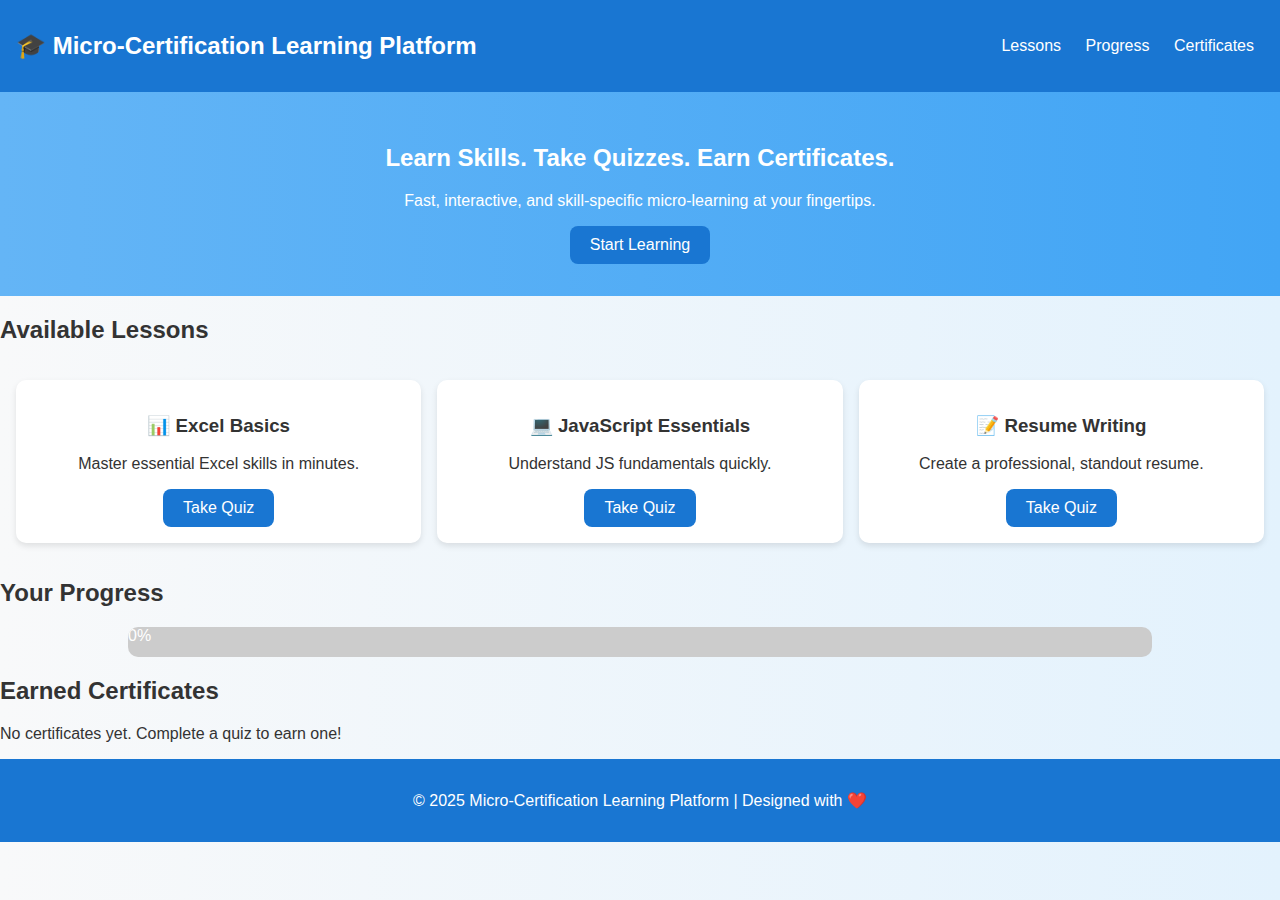
<file: index.html>
<!DOCTYPE html>
<html lang="en">
<head>
    <meta charset="UTF-8">
    <meta name="viewport" content="width=device-width, initial-scale=1.0">
    <title>Micro-Certification Learning Platform</title>
    <link rel="stylesheet" href="style.css">
</head>
<body>
    <header>
        <h1>🎓 Micro-Certification Learning Platform</h1>
        <nav>
            <a href="#lessons">Lessons</a>
            <a href="#progress">Progress</a>
            <a href="#certificates">Certificates</a>
        </nav>
    </header>

    <section id="hero">
        <h2>Learn Skills. Take Quizzes. Earn Certificates.</h2>
        <p>Fast, interactive, and skill-specific micro-learning at your fingertips.</p>
        <button onclick="startLearning()">Start Learning</button>
    </section>

    <section id="lessons">
        <h2>Available Lessons</h2>
        <div class="lesson-grid">
            <div class="lesson-card">
                <h3>📊 Excel Basics</h3>
                <p>Master essential Excel skills in minutes.</p>
                <button onclick="startQuiz('Excel Basics')">Take Quiz</button>
            </div>
            <div class="lesson-card">
                <h3>💻 JavaScript Essentials</h3>
                <p>Understand JS fundamentals quickly.</p>
                <button onclick="startQuiz('JavaScript Essentials')">Take Quiz</button>
            </div>
            <div class="lesson-card">
                <h3>📝 Resume Writing</h3>
                <p>Create a professional, standout resume.</p>
                <button onclick="startQuiz('Resume Writing')">Take Quiz</button>
            </div>
        </div>
    </section>

    <section id="progress">
        <h2>Your Progress</h2>
        <div class="progress-bar">
            <div id="progress-fill">0%</div>
        </div>
    </section>

    <section id="certificates">
        <h2>Earned Certificates</h2>
        <div id="certificate-list">
            <p>No certificates yet. Complete a quiz to earn one!</p>
        </div>
    </section>

    <footer>
        <p>© 2025 Micro-Certification Learning Platform | Designed with ❤️</p>
    </footer>

    <script src="script.js"></script>
</body>
</html>
</file>
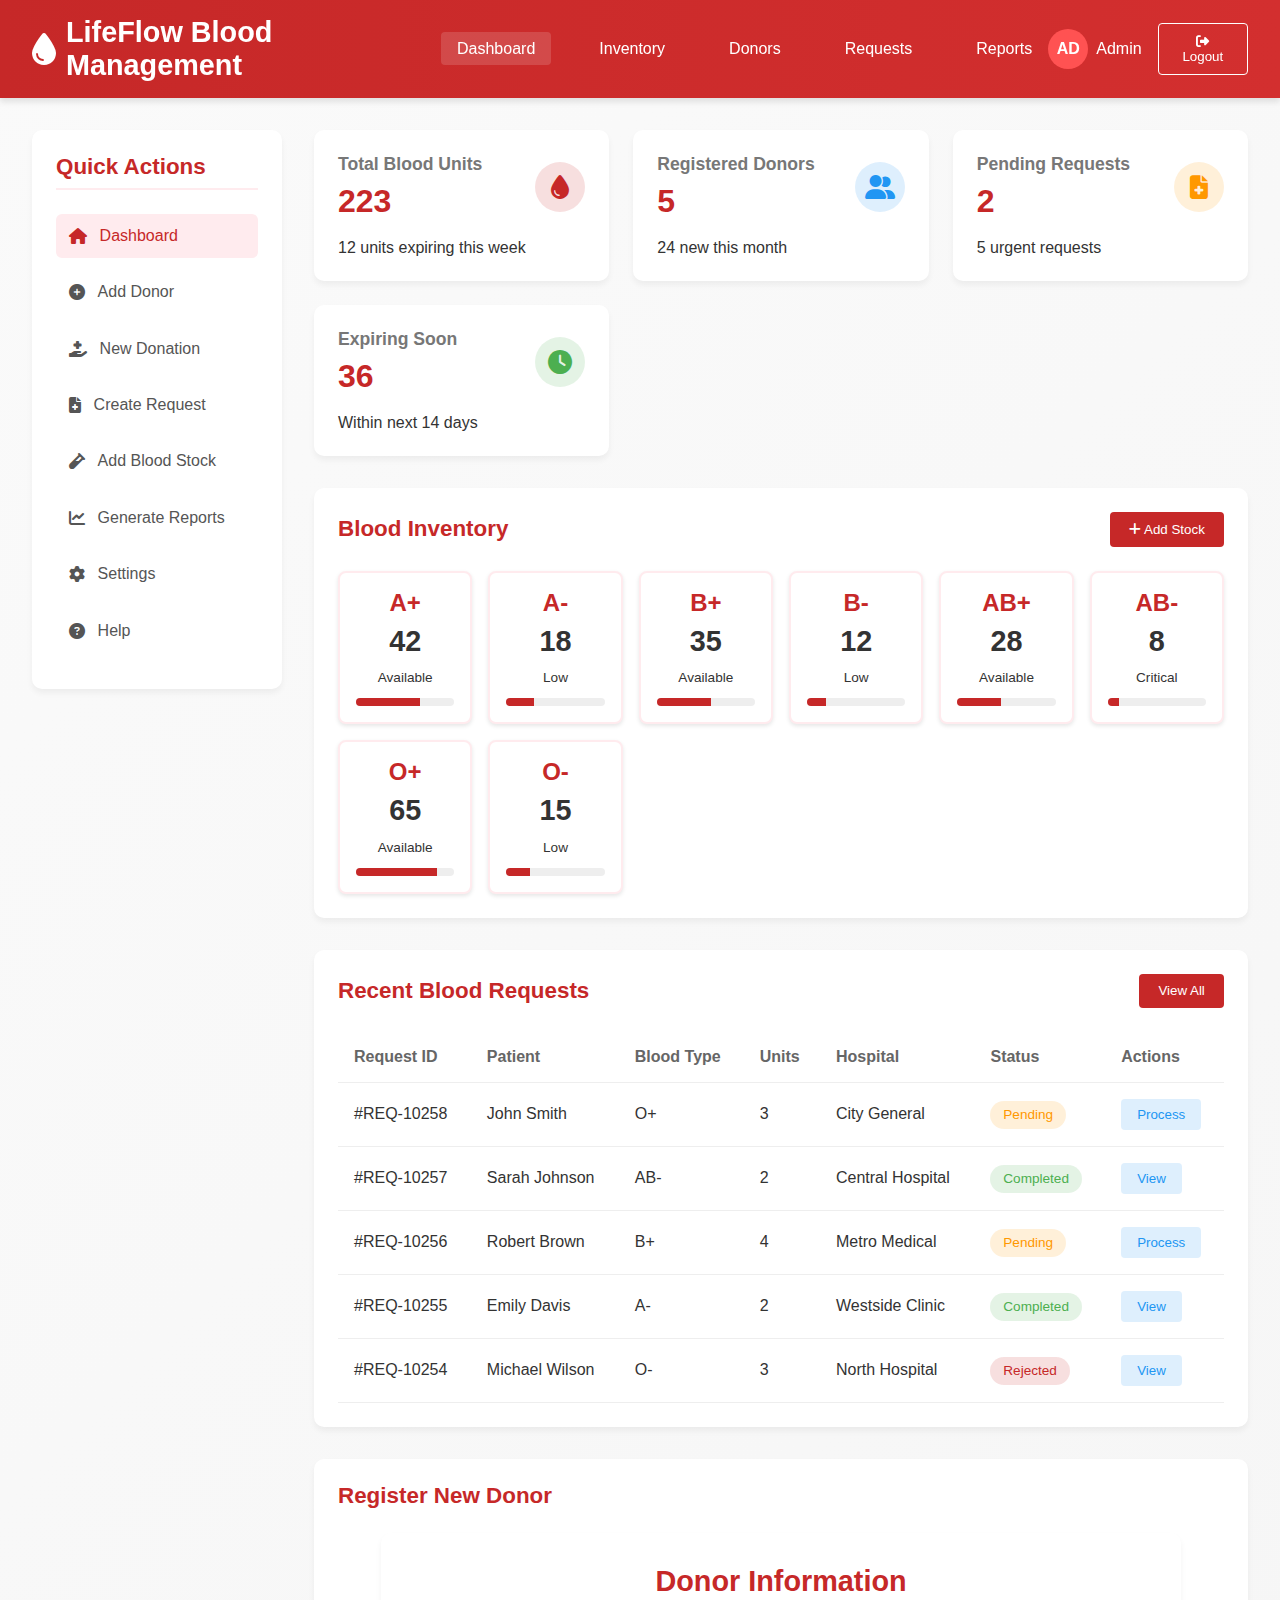
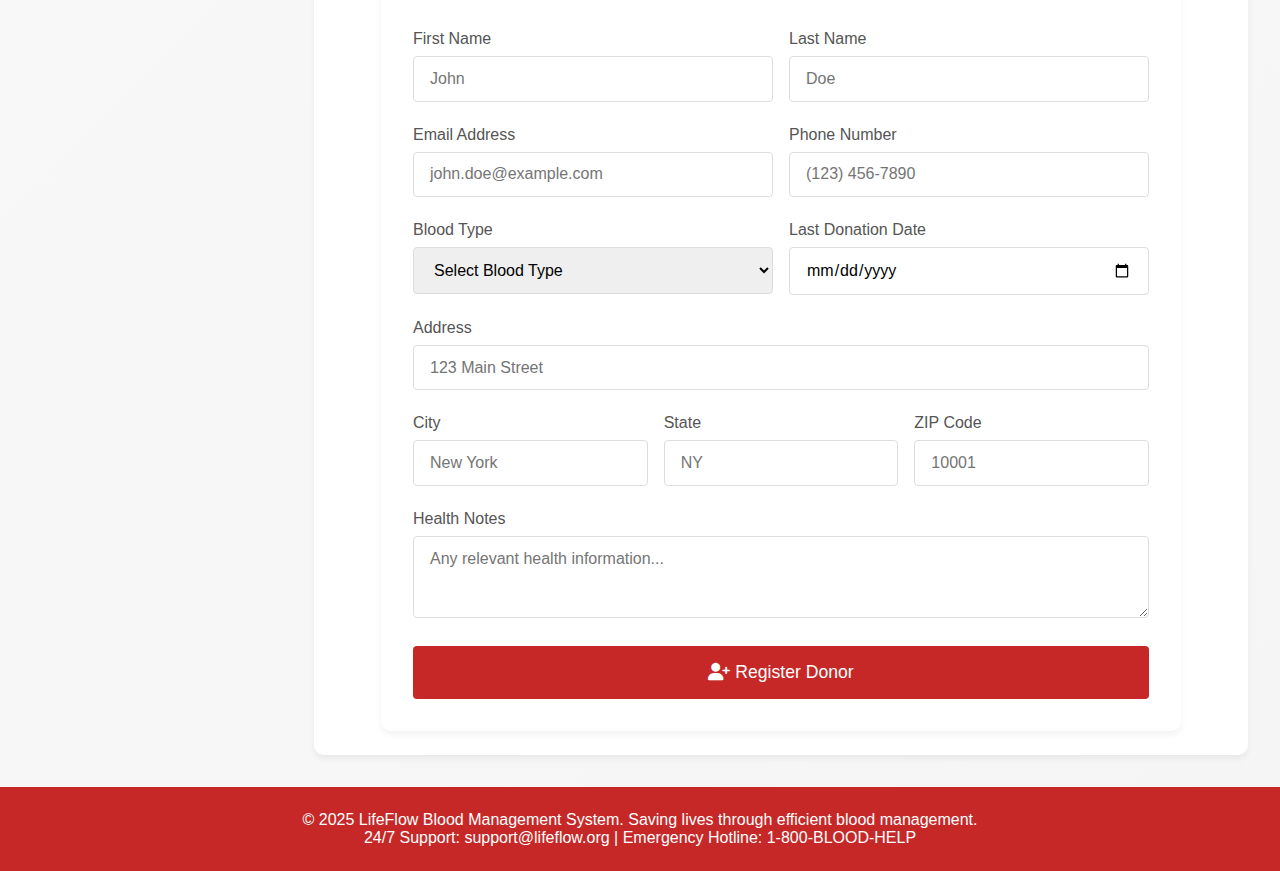
<file: blood.html>
<!DOCTYPE html>
<html lang="en">
<head>
    <meta charset="UTF-8">
    <meta name="viewport" content="width=device-width, initial-scale=1.0">
    <title>LifeFlow - Blood Management System</title>
    <link rel="stylesheet" href="https://cdnjs.cloudflare.com/ajax/libs/font-awesome/6.4.0/css/all.min.css">
    <style>
        * {
            margin: 0;
            padding: 0;
            box-sizing: border-box;
            font-family: 'Segoe UI', Tahoma, Geneva, Verdana, sans-serif;
        }
        
        :root {
            --primary: #c62828;
            --secondary: #d32f2f;
            --accent: #ff5252;
            --light: #ffebee;
            --dark: #b71c1c;
            --success: #4caf50;
            --warning: #ff9800;
            --info: #2196f3;
        }
        
        body {
            background: linear-gradient(135deg, #fafafa, #f5f5f5);
            min-height: 100vh;
            display: flex;
            flex-direction: column;
            color: #333;
        }
        
        header {
            background: linear-gradient(to right, var(--primary), var(--secondary));
            color: white;
            padding: 1rem 2rem;
            display: flex;
            justify-content: space-between;
            align-items: center;
            box-shadow: 0 4px 6px rgba(0, 0, 0, 0.1);
            position: sticky;
            top: 0;
            z-index: 100;
        }
        
        .logo {
            display: flex;
            align-items: center;
            gap: 10px;
        }
        
        .logo i {
            font-size: 2rem;
            color: white;
        }
        
        .logo h1 {
            font-size: 1.8rem;
            font-weight: 700;
        }
        
        nav ul {
            display: flex;
            gap: 2rem;
            list-style: none;
        }
        
        nav a {
            color: white;
            text-decoration: none;
            font-weight: 500;
            padding: 0.5rem 1rem;
            border-radius: 4px;
            transition: all 0.3s;
        }
        
        nav a:hover, nav a.active {
            background-color: rgba(255, 255, 255, 0.15);
        }
        
        .user-actions {
            display: flex;
            align-items: center;
            gap: 1rem;
        }
        
        .user-info {
            display: flex;
            align-items: center;
            gap: 0.5rem;
        }
        
        .avatar {
            width: 40px;
            height: 40px;
            border-radius: 50%;
            background-color: var(--accent);
            display: flex;
            align-items: center;
            justify-content: center;
            font-weight: bold;
            color: white;
        }
        
        .btn {
            padding: 0.6rem 1.2rem;
            border: none;
            border-radius: 4px;
            font-weight: 500;
            cursor: pointer;
            transition: all 0.3s;
        }
        
        .btn-primary {
            background-color: var(--primary);
            color: white;
        }
        
        .btn-primary:hover {
            background-color: var(--dark);
        }
        
        .btn-outline {
            background-color: transparent;
            border: 1px solid white;
            color: white;
        }
        
        .btn-outline:hover {
            background-color: rgba(255, 255, 255, 0.1);
        }
        
        .container {
            display: flex;
            flex: 1;
            padding: 2rem;
            gap: 2rem;
        }
        
        .sidebar {
            flex: 0 0 250px;
            background-color: white;
            border-radius: 10px;
            box-shadow: 0 4px 6px rgba(0, 0, 0, 0.05);
            padding: 1.5rem;
            height: fit-content;
        }
        
        .sidebar h2 {
            margin-bottom: 1.5rem;
            color: var(--primary);
            font-size: 1.4rem;
            padding-bottom: 0.5rem;
            border-bottom: 2px solid var(--light);
        }
        
        .sidebar-menu {
            list-style: none;
        }
        
        .sidebar-menu li {
            margin-bottom: 0.8rem;
        }
        
        .sidebar-menu a {
            display: flex;
            align-items: center;
            gap: 0.8rem;
            text-decoration: none;
            color: #555;
            padding: 0.8rem;
            border-radius: 6px;
            transition: all 0.3s;
        }
        
        .sidebar-menu a:hover, .sidebar-menu a.active {
            background-color: var(--light);
            color: var(--primary);
        }
        
        .main-content {
            flex: 1;
            display: flex;
            flex-direction: column;
            gap: 2rem;
        }
        
        .dashboard-cards {
            display: grid;
            grid-template-columns: repeat(auto-fit, minmax(250px, 1fr));
            gap: 1.5rem;
        }
        
        .card {
            background-color: white;
            border-radius: 10px;
            box-shadow: 0 4px 6px rgba(0, 0, 0, 0.05);
            padding: 1.5rem;
            transition: transform 0.3s;
        }
        
        .card:hover {
            transform: translateY(-5px);
        }
        
        .card-header {
            display: flex;
            justify-content: space-between;
            align-items: center;
            margin-bottom: 1.2rem;
        }
        
        .card-icon {
            width: 50px;
            height: 50px;
            border-radius: 50%;
            display: flex;
            align-items: center;
            justify-content: center;
            font-size: 1.5rem;
        }
        
        .inventory .card-icon {
            background-color: rgba(198, 40, 40, 0.15);
            color: var(--primary);
        }
        
        .donors .card-icon {
            background-color: rgba(33, 150, 243, 0.15);
            color: var(--info);
        }
        
        .requests .card-icon {
            background-color: rgba(255, 152, 0, 0.15);
            color: var(--warning);
        }
        
        .expiring .card-icon {
            background-color: rgba(76, 175, 80, 0.15);
            color: var(--success);
        }
        
        .card h3 {
            font-size: 1.1rem;
            color: #777;
            margin-bottom: 0.5rem;
        }
        
        .card .amount {
            font-size: 2rem;
            font-weight: 700;
            color: var(--primary);
        }
        
        .section {
            background-color: white;
            border-radius: 10px;
            box-shadow: 0 4px 6px rgba(0, 0, 0, 0.05);
            padding: 1.5rem;
        }
        
        .section-header {
            display: flex;
            justify-content: space-between;
            align-items: center;
            margin-bottom: 1.5rem;
        }
        
        .section-title {
            font-size: 1.4rem;
            color: var(--primary);
        }
        
        table {
            width: 100%;
            border-collapse: collapse;
        }
        
        th, td {
            padding: 1rem;
            text-align: left;
            border-bottom: 1px solid #eee;
        }
        
        th {
            color: #666;
            font-weight: 600;
        }
        
        .status {
            padding: 0.4rem 0.8rem;
            border-radius: 20px;
            font-size: 0.85rem;
            font-weight: 500;
        }
        
        .status.available {
            background-color: rgba(76, 175, 80, 0.15);
            color: var(--success);
        }
        
        .status.low {
            background-color: rgba(255, 152, 0, 0.15);
            color: var(--warning);
        }
        
        .status.critical {
            background-color: rgba(198, 40, 40, 0.15);
            color: var(--primary);
        }
        
        .status.pending {
            background-color: rgba(255, 152, 0, 0.15);
            color: var(--warning);
        }
        
        .status.completed {
            background-color: rgba(76, 175, 80, 0.15);
            color: var(--success);
        }
        
        .status.rejected {
            background-color: rgba(198, 40, 40, 0.15);
            color: var(--primary);
        }
        
        .action-btn {
            padding: 0.5rem 1rem;
            border-radius: 4px;
            border: none;
            cursor: pointer;
            font-weight: 500;
            transition: all 0.3s;
        }
        
        .action-btn.view {
            background-color: rgba(33, 150, 243, 0.15);
            color: var(--info);
        }
        
        .action-btn.edit {
            background-color: rgba(255, 152, 0, 0.15);
            color: var(--warning);
        }
        
        .action-btn.delete {
            background-color: rgba(198, 40, 40, 0.15);
            color: var(--primary);
        }
        
        .action-btn:hover {
            opacity: 0.8;
        }
        
        .form-container {
            background-color: white;
            border-radius: 10px;
            box-shadow: 0 4px 6px rgba(0, 0, 0, 0.05);
            padding: 2rem;
            max-width: 800px;
            margin: 0 auto;
        }
        
        .form-title {
            font-size: 1.8rem;
            color: var(--primary);
            margin-bottom: 2rem;
            text-align: center;
        }
        
        .form-group {
            margin-bottom: 1.5rem;
        }
        
        .form-group label {
            display: block;
            margin-bottom: 0.5rem;
            font-weight: 500;
            color: #555;
        }
        
        .form-control {
            width: 100%;
            padding: 0.8rem 1rem;
            border: 1px solid #ddd;
            border-radius: 4px;
            font-size: 1rem;
            transition: border-color 0.3s;
        }
        
        .form-control:focus {
            border-color: var(--accent);
            outline: none;
            box-shadow: 0 0 0 3px rgba(255, 82, 82, 0.2);
        }
        
        .form-row {
            display: flex;
            gap: 1rem;
        }
        
        .form-row .form-group {
            flex: 1;
        }
        
        footer {
            background-color: var(--primary);
            color: white;
            padding: 1.5rem 2rem;
            text-align: center;
            margin-top: auto;
        }
        
        .blood-grid {
            display: grid;
            grid-template-columns: repeat(auto-fit, minmax(120px, 1fr));
            gap: 1rem;
            margin-top: 1rem;
        }
        
        .blood-type-card {
            background-color: white;
            border-radius: 8px;
            box-shadow: 0 2px 4px rgba(0,0,0,0.1);
            padding: 1rem;
            text-align: center;
            border: 2px solid var(--light);
            transition: all 0.3s;
        }
        
        .blood-type-card:hover {
            transform: translateY(-3px);
            box-shadow: 0 4px 8px rgba(0,0,0,0.15);
        }
        
        .blood-type {
            font-size: 1.5rem;
            font-weight: bold;
            color: var(--primary);
        }
        
        .blood-count {
            font-size: 1.8rem;
            font-weight: 700;
            margin: 0.5rem 0;
        }
        
        .blood-status {
            font-size: 0.85rem;
            padding: 0.3rem 0.5rem;
            border-radius: 20px;
            display: inline-block;
        }
        
        .progress-bar {
            height: 8px;
            background-color: #eee;
            border-radius: 4px;
            overflow: hidden;
            margin-top: 0.5rem;
        }
        
        .progress {
            height: 100%;
            background-color: var(--primary);
        }
        
        @media (max-width: 992px) {
            .container {
                flex-direction: column;
            }
            
            .sidebar {
                flex: 1;
                width: 100%;
            }
        }
        
        @media (max-width: 768px) {
            .dashboard-cards {
                grid-template-columns: 1fr;
            }
            
            .form-row {
                flex-direction: column;
                gap: 0;
            }
            
            nav ul {
                gap: 0.5rem;
            }
            
            header {
                flex-direction: column;
                gap: 1rem;
            }
        }
    </style>
</head>
<body>
    <!-- Header -->
    <header>
        <div class="logo">
            <i class="fas fa-tint"></i>
            <h1>LifeFlow Blood Management</h1>
        </div>
        <nav>
            <ul>
                <li><a href="#" class="active">Dashboard</a></li>
                <li><a href="#">Inventory</a></li>
                <li><a href="#">Donors</a></li>
                <li><a href="#">Requests</a></li>
                <li><a href="#">Reports</a></li>
            </ul>
        </nav>
        <div class="user-actions">
            <div class="user-info">
                <div class="avatar">AD</div>
                <span>Admin</span>
            </div>
            <button class="btn btn-outline"><i class="fas fa-sign-out-alt"></i> Logout</button>
        </div>
    </header>
    
    <div class="container">
        <!-- Sidebar -->
        <div class="sidebar">
            <h2>Quick Actions</h2>
            <ul class="sidebar-menu">
                <li><a href="#" class="active"><i class="fas fa-home"></i> Dashboard</a></li>
                <li><a href="#"><i class="fas fa-plus-circle"></i> Add Donor</a></li>
                <li><a href="#"><i class="fas fa-hand-holding-medical"></i> New Donation</a></li>
                <li><a href="#"><i class="fas fa-file-medical"></i> Create Request</a></li>
                <li><a href="#"><i class="fas fa-vial"></i> Add Blood Stock</a></li>
                <li><a href="#"><i class="fas fa-chart-line"></i> Generate Reports</a></li>
                <li><a href="#"><i class="fas fa-cog"></i> Settings</a></li>
                <li><a href="#"><i class="fas fa-question-circle"></i> Help</a></li>
            </ul>
        </div>
        
        <!-- Main Content -->
        <div class="main-content">
            <!-- Dashboard Cards -->
            <div class="dashboard-cards">
                <div class="card inventory">
                    <div class="card-header">
                        <div>
                            <h3>Total Blood Units</h3>
                            <div class="amount">248</div>
                        </div>
                        <div class="card-icon">
                            <i class="fas fa-tint"></i>
                        </div>
                    </div>
                    <p>12 units expiring this week</p>
                </div>
                
                <div class="card donors">
                    <div class="card-header">
                        <div>
                            <h3>Registered Donors</h3>
                            <div class="amount">1,248</div>
                        </div>
                        <div class="card-icon">
                            <i class="fas fa-user-friends"></i>
                        </div>
                    </div>
                    <p>24 new this month</p>
                </div>
                
                <div class="card requests">
                    <div class="card-header">
                        <div>
                            <h3>Pending Requests</h3>
                            <div class="amount">18</div>
                        </div>
                        <div class="card-icon">
                            <i class="fas fa-file-medical"></i>
                        </div>
                    </div>
                    <p>5 urgent requests</p>
                </div>
                
                <div class="card expiring">
                    <div class="card-header">
                        <div>
                            <h3>Expiring Soon</h3>
                            <div class="amount">36</div>
                        </div>
                        <div class="card-icon">
                            <i class="fas fa-clock"></i>
                        </div>
                    </div>
                    <p>Within next 14 days</p>
                </div>
            </div>
            
            <!-- Blood Inventory -->
            <div class="section">
                <div class="section-header">
                    <h2 class="section-title">Blood Inventory</h2>
                    <button class="btn btn-primary"><i class="fas fa-plus"></i> Add Stock</button>
                </div>
                
                <div class="blood-grid">
                    <div class="blood-type-card">
                        <div class="blood-type">A+</div>
                        <div class="blood-count">42</div>
                        <div class="blood-status status.available">Available</div>
                        <div class="progress-bar">
                            <div class="progress" style="width: 65%"></div>
                        </div>
                    </div>
                    <div class="blood-type-card">
                        <div class="blood-type">A-</div>
                        <div class="blood-count">18</div>
                        <div class="blood-status status.low">Low</div>
                        <div class="progress-bar">
                            <div class="progress" style="width: 28%"></div>
                        </div>
                    </div>
                    <div class="blood-type-card">
                        <div class="blood-type">B+</div>
                        <div class="blood-count">35</div>
                        <div class="blood-status status.available">Available</div>
                        <div class="progress-bar">
                            <div class="progress" style="width: 55%"></div>
                        </div>
                    </div>
                    <div class="blood-type-card">
                        <div class="blood-type">B-</div>
                        <div class="blood-count">12</div>
                        <div class="blood-status status.low">Low</div>
                        <div class="progress-bar">
                            <div class="progress" style="width: 19%"></div>
                        </div>
                    </div>
                    <div class="blood-type-card">
                        <div class="blood-type">AB+</div>
                        <div class="blood-count">28</div>
                        <div class="blood-status status.available">Available</div>
                        <div class="progress-bar">
                            <div class="progress" style="width: 44%"></div>
                        </div>
                    </div>
                    <div class="blood-type-card">
                        <div class="blood-type">AB-</div>
                        <div class="blood-count">8</div>
                        <div class="blood-status status.critical">Critical</div>
                        <div class="progress-bar">
                            <div class="progress" style="width: 12%"></div>
                        </div>
                    </div>
                    <div class="blood-type-card">
                        <div class="blood-type">O+</div>
                        <div class="blood-count">65</div>
                        <div class="blood-status status.available">Available</div>
                        <div class="progress-bar">
                            <div class="progress" style="width: 82%"></div>
                        </div>
                    </div>
                    <div class="blood-type-card">
                        <div class="blood-type">O-</div>
                        <div class="blood-count">15</div>
                        <div class="blood-status status.low">Low</div>
                        <div class="progress-bar">
                            <div class="progress" style="width: 24%"></div>
                        </div>
                    </div>
                </div>
            </div>
            
            <!-- Recent Requests -->
            <div class="section">
                <div class="section-header">
                    <h2 class="section-title">Recent Blood Requests</h2>
                    <button class="btn btn-primary">View All</button>
                </div>
                
                <table>
                    <thead>
                        <tr>
                            <th>Request ID</th>
                            <th>Patient</th>
                            <th>Blood Type</th>
                            <th>Units</th>
                            <th>Hospital</th>
                            <th>Status</th>
                            <th>Actions</th>
                        </tr>
                    </thead>
                    <tbody>
                        <tr>
                            <td>#REQ-10258</td>
                            <td>John Smith</td>
                            <td>O+</td>
                            <td>3</td>
                            <td>City General</td>
                            <td><span class="status pending">Pending</span></td>
                            <td>
                                <button class="action-btn view">Process</button>
                            </td>
                        </tr>
                        <tr>
                            <td>#REQ-10257</td>
                            <td>Sarah Johnson</td>
                            <td>AB-</td>
                            <td>2</td>
                            <td>Central Hospital</td>
                            <td><span class="status completed">Completed</span></td>
                            <td>
                                <button class="action-btn view">View</button>
                            </td>
                        </tr>
                        <tr>
                            <td>#REQ-10256</td>
                            <td>Robert Brown</td>
                            <td>B+</td>
                            <td>4</td>
                            <td>Metro Medical</td>
                            <td><span class="status pending">Pending</span></td>
                            <td>
                                <button class="action-btn view">Process</button>
                            </td>
                        </tr>
                        <tr>
                            <td>#REQ-10255</td>
                            <td>Emily Davis</td>
                            <td>A-</td>
                            <td>2</td>
                            <td>Westside Clinic</td>
                            <td><span class="status completed">Completed</span></td>
                            <td>
                                <button class="action-btn view">View</button>
                            </td>
                        </tr>
                        <tr>
                            <td>#REQ-10254</td>
                            <td>Michael Wilson</td>
                            <td>O-</td>
                            <td>3</td>
                            <td>North Hospital</td>
                            <td><span class="status rejected">Rejected</span></td>
                            <td>
                                <button class="action-btn view">View</button>
                            </td>
                        </tr>
                    </tbody>
                </table>
            </div>
            
            <!-- New Donor Registration -->
            <div class="section">
                <div class="section-header">
                    <h2 class="section-title">Register New Donor</h2>
                </div>
                
                <div class="form-container">
                    <h2 class="form-title">Donor Information</h2>
                    
                    <div class="form-row">
                        <div class="form-group">
                            <label for="donorFirstName">First Name</label>
                            <input type="text" id="donorFirstName" class="form-control" placeholder="John">
                        </div>
                        <div class="form-group">
                            <label for="donorLastName">Last Name</label>
                            <input type="text" id="donorLastName" class="form-control" placeholder="Doe">
                        </div>
                    </div>
                    
                    <div class="form-row">
                        <div class="form-group">
                            <label for="donorEmail">Email Address</label>
                            <input type="email" id="donorEmail" class="form-control" placeholder="john.doe@example.com">
                        </div>
                        <div class="form-group">
                            <label for="donorPhone">Phone Number</label>
                            <input type="tel" id="donorPhone" class="form-control" placeholder="(123) 456-7890">
                        </div>
                    </div>
                    
                    <div class="form-row">
                        <div class="form-group">
                            <label for="donorBloodType">Blood Type</label>
                            <select id="donorBloodType" class="form-control">
                                <option value="">Select Blood Type</option>
                                <option value="A+">A+</option>
                                <option value="A-">A-</option>
                                <option value="B+">B+</option>
                                <option value="B-">B-</option>
                                <option value="AB+">AB+</option>
                                <option value="AB-">AB-</option>
                                <option value="O+">O+</option>
                                <option value="O-">O-</option>
                            </select>
                        </div>
                        <div class="form-group">
                            <label for="lastDonation">Last Donation Date</label>
                            <input type="date" id="lastDonation" class="form-control">
                        </div>
                    </div>
                    
                    <div class="form-group">
                        <label for="donorAddress">Address</label>
                        <input type="text" id="donorAddress" class="form-control" placeholder="123 Main Street">
                    </div>
                    
                    <div class="form-row">
                        <div class="form-group">
                            <label for="donorCity">City</label>
                            <input type="text" id="donorCity" class="form-control" placeholder="New York">
                        </div>
                        <div class="form-group">
                            <label for="donorState">State</label>
                            <input type="text" id="donorState" class="form-control" placeholder="NY">
                        </div>
                        <div class="form-group">
                            <label for="donorZip">ZIP Code</label>
                            <input type="text" id="donorZip" class="form-control" placeholder="10001">
                        </div>
                    </div>
                    
                    <div class="form-group">
                        <label for="healthNotes">Health Notes</label>
                        <textarea id="healthNotes" class="form-control" rows="3" placeholder="Any relevant health information..."></textarea>
                    </div>
                    
                    <button class="btn btn-primary" style="width: 100%; padding: 1rem; font-size: 1.1rem;">
                        <i class="fas fa-user-plus"></i> Register Donor
                    </button>
                </div>
            </div>
        </div>
    </div>
    
    <!-- Footer -->
    <footer>
        <p>© 2025 LifeFlow Blood Management System. Saving lives through efficient blood management.</p>
        <p>24/7 Support: support@lifeflow.org | Emergency Hotline: 1-800-BLOOD-HELP</p>
    </footer>

    <script>
        // Sample blood bank data
        const bloodBankData = {
            inventory: {
                "A+": 42,
                "A-": 18,
                "B+": 35,
                "B-": 12,
                "AB+": 28,
                "AB-": 8,
                "O+": 65,
                "O-": 15
            },
            donors: [
                { id: 1, name: "John Smith", bloodType: "O+", lastDonation: "2025-07-15", contact: "john.smith@example.com" },
                { id: 2, name: "Emily Johnson", bloodType: "AB-", lastDonation: "2025-06-22", contact: "emilyj@example.com" },
                { id: 3, name: "Robert Brown", bloodType: "B+", lastDonation: "2025-07-30", contact: "rbrown@example.com" },
                { id: 4, name: "Sarah Davis", bloodType: "A-", lastDonation: "2025-08-05", contact: "sarahd@example.com" },
                { id: 5, name: "Michael Wilson", bloodType: "O-", lastDonation: "2025-07-18", contact: "mwilson@example.com" }
            ],
            requests: [
                { id: "REQ-10258", patient: "John Smith", bloodType: "O+", units: 3, hospital: "City General", status: "pending" },
                { id: "REQ-10257", patient: "Sarah Johnson", bloodType: "AB-", units: 2, hospital: "Central Hospital", status: "completed" },
                { id: "REQ-10256", patient: "Robert Brown", bloodType: "B+", units: 4, hospital: "Metro Medical", status: "pending" },
                { id: "REQ-10255", patient: "Emily Davis", bloodType: "A-", units: 2, hospital: "Westside Clinic", status: "completed" },
                { id: "REQ-10254", patient: "Michael Wilson", bloodType: "O-", units: 3, hospital: "North Hospital", status: "rejected" }
            ]
        };
        
        // DOM Elements
        const registerDonorBtn = document.querySelector('.btn-primary:last-child');
        const processButtons = document.querySelectorAll('.action-btn.view');
        
        // Event Listeners
        registerDonorBtn.addEventListener('click', registerDonor);
        processButtons.forEach(btn => btn.addEventListener('click', processRequest));
        
        // Functions
        function registerDonor() {
            const firstName = document.getElementById('donorFirstName').value;
            const lastName = document.getElementById('donorLastName').value;
            const bloodType = document.getElementById('donorBloodType').value;
            
            if (!firstName || !lastName || !bloodType) {
                alert('Please fill in all required fields');
                return;
            }
            
            // Create a new donor object
            const newDonor = {
                id: bloodBankData.donors.length + 1,
                name: `${firstName} ${lastName}`,
                bloodType: bloodType,
                lastDonation: document.getElementById('lastDonation').value || "N/A",
                contact: document.getElementById('donorEmail').value || "N/A"
            };
            
            // Add to donors
            bloodBankData.donors.push(newDonor);
            
            // Reset form
            document.getElementById('donorFirstName').value = '';
            document.getElementById('donorLastName').value = '';
            document.getElementById('donorEmail').value = '';
            document.getElementById('donorPhone').value = '';
            document.getElementById('donorBloodType').value = '';
            document.getElementById('lastDonation').value = '';
            document.getElementById('donorAddress').value = '';
            document.getElementById('donorCity').value = '';
            document.getElementById('donorState').value = '';
            document.getElementById('donorZip').value = '';
            document.getElementById('healthNotes').value = '';
            
            // Show success message
            alert(`Donor registered successfully!\nDonor ID: D-${newDonor.id}`);
            
            // Update UI (in a real app, we would update the DOM)
            console.log('New Donor:', newDonor);
        }
        
        function processRequest() {
            alert('Processing blood request...');
        }
        
        // Initialize the dashboard
        function initDashboard() {
            // Calculate total blood units
            const totalUnits = Object.values(bloodBankData.inventory).reduce((sum, count) => sum + count, 0);
            document.querySelector('.inventory .amount').textContent = totalUnits;
            
            // Set donors count
            document.querySelector('.donors .amount').textContent = bloodBankData.donors.length;
            
            // Set requests count
            const pendingRequests = bloodBankData.requests.filter(req => req.status === "pending").length;
            document.querySelector('.requests .amount').textContent = pendingRequests;
        }
        
        // Initialize the dashboard when page loads
        window.addEventListener('load', initDashboard);
    </script>
</body>
</html>
</file>
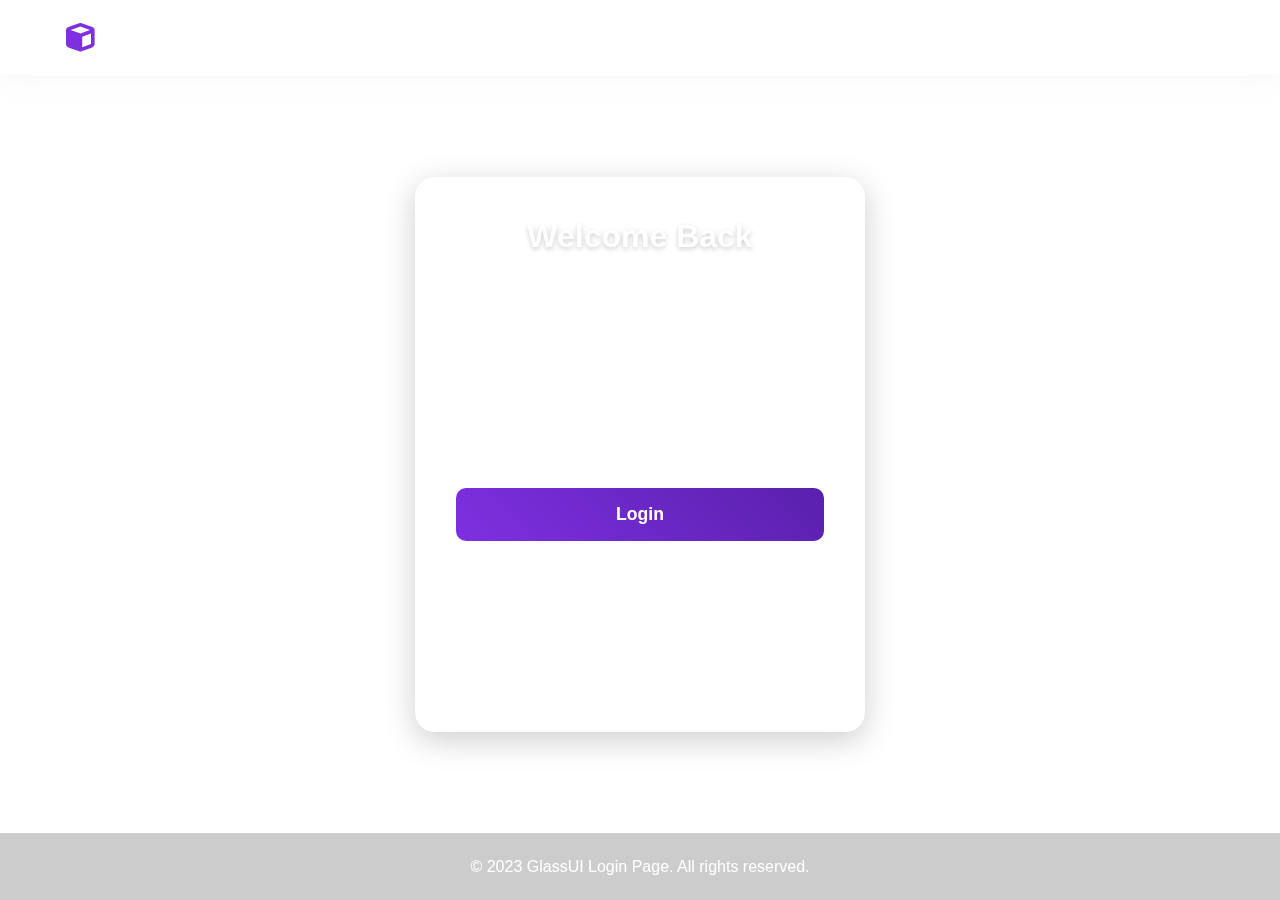
<file: Login.html>
<!DOCTYPE html>
<html lang="en">
<head>
    <meta charset="UTF-8">
    <meta name="viewport" content="width=device-width, initial-scale=1.0">
    <title>Glass Effect Login Page</title>
    <link rel="stylesheet" href="https://cdnjs.cloudflare.com/ajax/libs/font-awesome/6.4.0/css/all.min.css">
    <style>
        * {
            margin: 0;
            padding: 0;
            box-sizing: border-box;
            font-family: 'Segoe UI', Tahoma, Geneva, Verdana, sans-serif;
        }

        body {
            min-height: 100vh;
            display: flex;
            flex-direction: column;
            background: url('https://images.unsplash.com/photo-1506744038136-46273834b3fb?ixlib=rb-4.0.3&ixid=M3wxMjA3fDB8MHxwaG90by1wYWdlfHx8fGVufDB8fHx8fA%3D%3D&auto=format&fit=crop&w=1770&q=80') no-repeat center center fixed;
            background-size: cover;
            color: #fff;
        }

        /* Glass Effect Navbar */
        .navbar {
            display: flex;
            justify-content: space-between;
            align-items: center;
            padding: 1.2rem 5%;
            backdrop-filter: blur(30px);
            box-shadow: 0px 0px 30px rgba(227, 228, 237, 0.37);
            border: 2px solid rgba(255, 255, 255, 0.18);
            position: sticky;
            top: 0;
            z-index: 100;
        }

        .logo {
            font-size: 1.8rem;
            font-weight: 700;
            color: #fff;
            text-decoration: none;
            display: flex;
            align-items: center;
        }

        .logo i {
            margin-right: 8px;
            color: #7e30e1;
        }

        .nav-links {
            display: flex;
            list-style: none;
        }

        .nav-links li {
            margin: 0 1rem;
        }

        .nav-links a {
            color: #fff;
            text-decoration: none;
            font-weight: 500;
            transition: color 0.3s;
            padding: 0.5rem 1rem;
            border-radius: 20px;
        }

        .nav-links a:hover {
            color: #7e30e1;
            background: rgba(255, 255, 255, 0.1);
        }

        /* Main Content */
        .container {
            display: flex;
            justify-content: center;
            align-items: center;
            flex-grow: 1;
            padding: 2rem;
        }

        /* Glass Login Form */
        .glass-form {
            width: 100%;
            max-width: 450px;
            padding: 2.5rem;
            border-radius: 20px;
            background: rgba(255, 255, 255, 0.1);
            backdrop-filter: blur(10px);
            border: 1px solid rgba(255, 255, 255, 0.2);
            box-shadow: 0 8px 32px rgba(0, 0, 0, 0.2);
        }

        .glass-form h2 {
            text-align: center;
            margin-bottom: 1.8rem;
            font-size: 2rem;
            color: #fff;
            text-shadow: 0 2px 5px rgba(0, 0, 0, 0.2);
        }

        .input-group {
            margin-bottom: 1.5rem;
        }

        .input-group label {
            display: block;
            margin-bottom: 0.5rem;
            font-weight: 500;
        }

        .input-group input {
            width: 100%;
            padding: 1rem;
            border: none;
            border-radius: 10px;
            background: rgba(255, 255, 255, 0.15);
            color: #fff;
            font-size: 1rem;
            border: 1px solid rgba(255, 255, 255, 0.2);
            transition: all 0.3s;
        }

        .input-group input:focus {
            outline: none;
            background: rgba(255, 255, 255, 0.25);
            box-shadow: 0 0 0 2px rgba(126, 48, 225, 0.5);
        }

        .input-group input::placeholder {
            color: rgba(255, 255, 255, 0.6);
        }

        .btn {
            width: 100%;
            padding: 1rem;
            border: none;
            border-radius: 10px;
            background: linear-gradient(45deg, #7e30e1, #5a20ad);
            color: white;
            font-size: 1.1rem;
            font-weight: 600;
            cursor: pointer;
            transition: all 0.3s;
            margin-bottom: 1.5rem;
        }

        .btn:hover {
            background: linear-gradient(45deg, #5a20ad, #7e30e1);
            transform: translateY(-2px);
            box-shadow: 0 5px 15px rgba(0, 0, 0, 0.2);
        }

        .alternatives {
            text-align: center;
            margin-bottom: 1.5rem;
        }

        .alternatives span {
            display: block;
            margin-bottom: 1rem;
            color: rgba(255, 255, 255, 0.8);
        }

        .social-login {
            display: flex;
            justify-content: center;
            gap: 1rem;
        }

        .social-btn {
            display: flex;
            justify-content: center;
            align-items: center;
            width: 50px;
            height: 50px;
            border-radius: 50%;
            background: rgba(255, 255, 255, 0.1);
            border: 1px solid rgba(255, 255, 255, 0.2);
            cursor: pointer;
            transition: all 0.3s;
        }

        .social-btn:hover {
            background: rgba(255, 255, 255, 0.2);
            transform: translateY(-3px);
        }

        .social-btn i {
            font-size: 1.2rem;
            color: #fff;
        }

        .links {
            display: flex;
            justify-content: space-between;
            margin-top: 1.5rem;
        }

        .links a {
            color: rgba(255, 255, 255, 0.8);
            text-decoration: none;
            transition: color 0.3s;
        }

        .links a:hover {
            color: #7e30e1;
        }

        /* Footer */
        footer {
            text-align: center;
            padding: 1.5rem;
            backdrop-filter: blur(10px);
            background: rgba(0, 0, 0, 0.2);
            border-top: 1px solid rgba(255, 255, 255, 0.1);
            margin-top: auto;
        }

        /* Responsive Design */
        @media (max-width: 768px) {
            .navbar {
                padding: 1rem;
            }
            
            .nav-links {
                display: none;
            }
            
            .glass-form {
                padding: 2rem 1.5rem;
            }
        }
    </style>
</head>
<body>
    <!-- Glass Effect Navbar -->
    <nav class="navbar">
        <a href="#" class="logo"><i class="fas fa-cube"></i>GlassUI</a>
        <ul class="nav-links">
            <li><a href="#">Home</a></li>
            <li><a href="#">Mobile</a></li>
            <li><a href="#">Tablet</a></li>
            <li><a href="#">Laptop</a></li>
            <li><a href="#">Help</a></li>
        </ul>
    </nav>

    <!-- Main Content -->
    <div class="container">
        <div class="glass-form">
            <h2>Welcome Back</h2>
            <form id="loginForm">
                <div class="input-group">
                    <label for="email">Email</label>
                    <input type="email" id="email" placeholder="Enter your email" required>
                </div>
                <div class="input-group">
                    <label for="password">Password</label>
                    <input type="password" id="password" placeholder="Enter your password" required>
                </div>
                <button type="submit" class="btn">Login</button>
            </form>

            <div class="alternatives">
                <span>Or login with</span>
                <div class="social-login">
                    <div class="social-btn">
                        <i class="fab fa-google"></i>
                    </div>
                    <div class="social-btn">
                        <i class="fab fa-facebook-f"></i>
                    </div>
                    <div class="social-btn">
                        <i class="fab fa-twitter"></i>
                    </div>
                </div>
            </div>

            <div class="links">
                <a href="#">Create Account</a>
                <a href="#">Forgot Password?</a>
            </div>
        </div>
    </div>

    <!-- Footer -->
    <footer>
        <p>© 2023 GlassUI Login Page. All rights reserved.</p>
    </footer>

    <script>
        // Form validation
        document.getElementById('loginForm').addEventListener('submit', function(e) {
            e.preventDefault();
            
            const email = document.getElementById('email').value;
            const password = document.getElementById('password').value;
            
            if (email && password) {
                // Simulate successful login
                alert('Login successful! Redirecting...');
                // In a real application, you would redirect to another page
            } else {
                alert('Please fill in all fields');
            }
        });

        // Add animation to social buttons
        const socialButtons = document.querySelectorAll('.social-btn');
        socialButtons.forEach(btn => {
            btn.addEventListener('mouseenter', () => {
                btn.style.transform = 'translateY(-3px)';
            });
            
            btn.addEventListener('mouseleave', () => {
                btn.style.transform = 'translateY(0)';
            });
        });
    </script>
</body>
</html>
</file>
<file: style.css>
body {
    font-family: 'Segoe UI', sans-serif;
    margin: 0;
    background: linear-gradient(to right, #f8f9fa, #e3f2fd);
    color: #333;
}

header {
    background: #1976d2;
    color: white;
    padding: 1rem;
    display: flex;
    justify-content: space-between;
    align-items: center;
}

header h1 {
    font-size: 1.5rem;
}

nav a {
    color: white;
    margin: 0 10px;
    text-decoration: none;
}

nav a:hover {
    text-decoration: underline;
}

#hero {
    text-align: center;
    padding: 2rem;
    background: linear-gradient(to right, #64b5f6, #42a5f5);
    color: white;
}

button {
    background: #1976d2;
    color: white;
    padding: 10px 20px;
    border: none;
    cursor: pointer;
    border-radius: 8px;
    font-size: 1rem;
}

button:hover {
    background: #0d47a1;
}

.lesson-grid {
    display: grid;
    grid-template-columns: repeat(auto-fit, minmax(250px, 1fr));
    gap: 1rem;
    padding: 1rem;
}

.lesson-card {
    background: white;
    padding: 1rem;
    border-radius: 10px;
    box-shadow: 0 3px 6px rgba(0,0,0,0.1);
    text-align: center;
}

.lesson-card:hover {
    transform: scale(1.03);
    transition: 0.3s;
}

.progress-bar {
    width: 80%;
    background: #ccc;
    border-radius: 10px;
    margin: 1rem auto;
    overflow: hidden;
}

#progress-fill {
    background: #4caf50;
    color: white;
    text-align: center;
    height: 30px;
    width: 0%;
    transition: width 0.5s;
}

footer {
    text-align: center;
    padding: 1rem;
    background: #1976d2;
    color: white;
}
</file>
